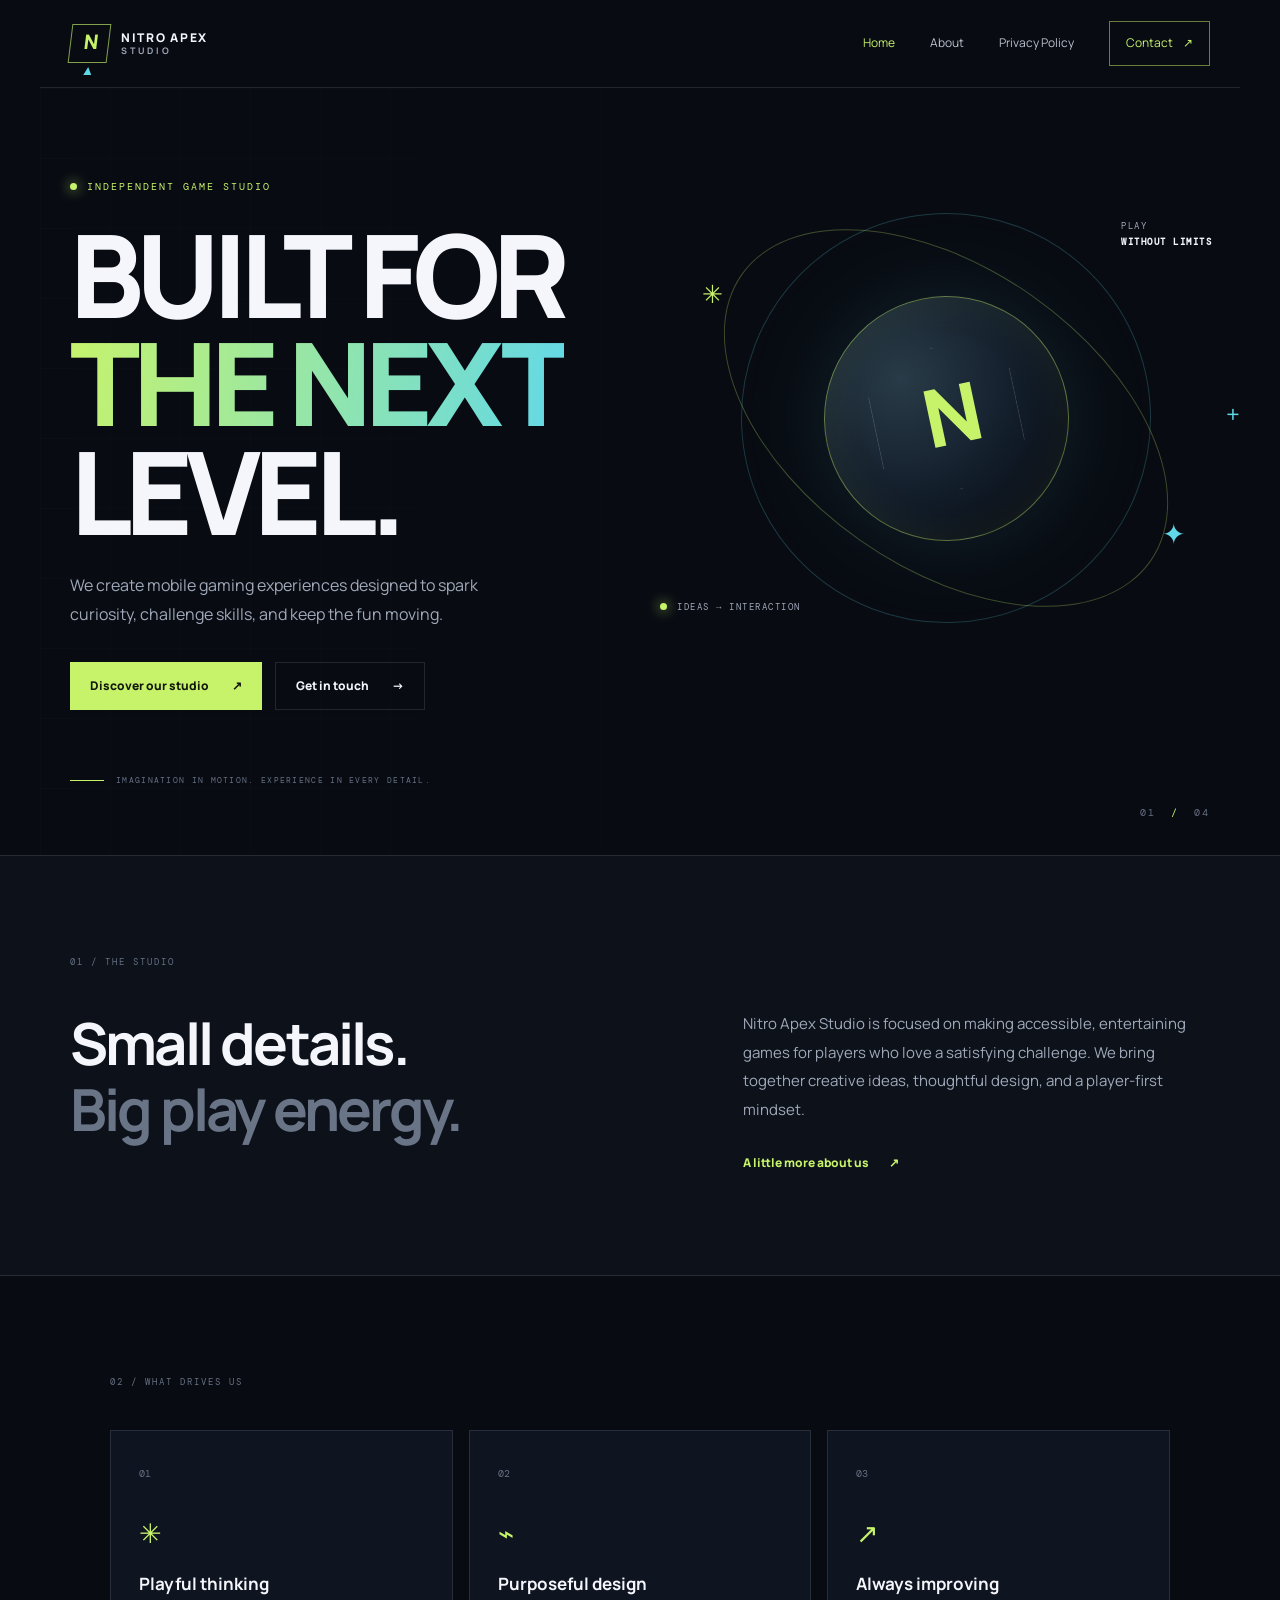
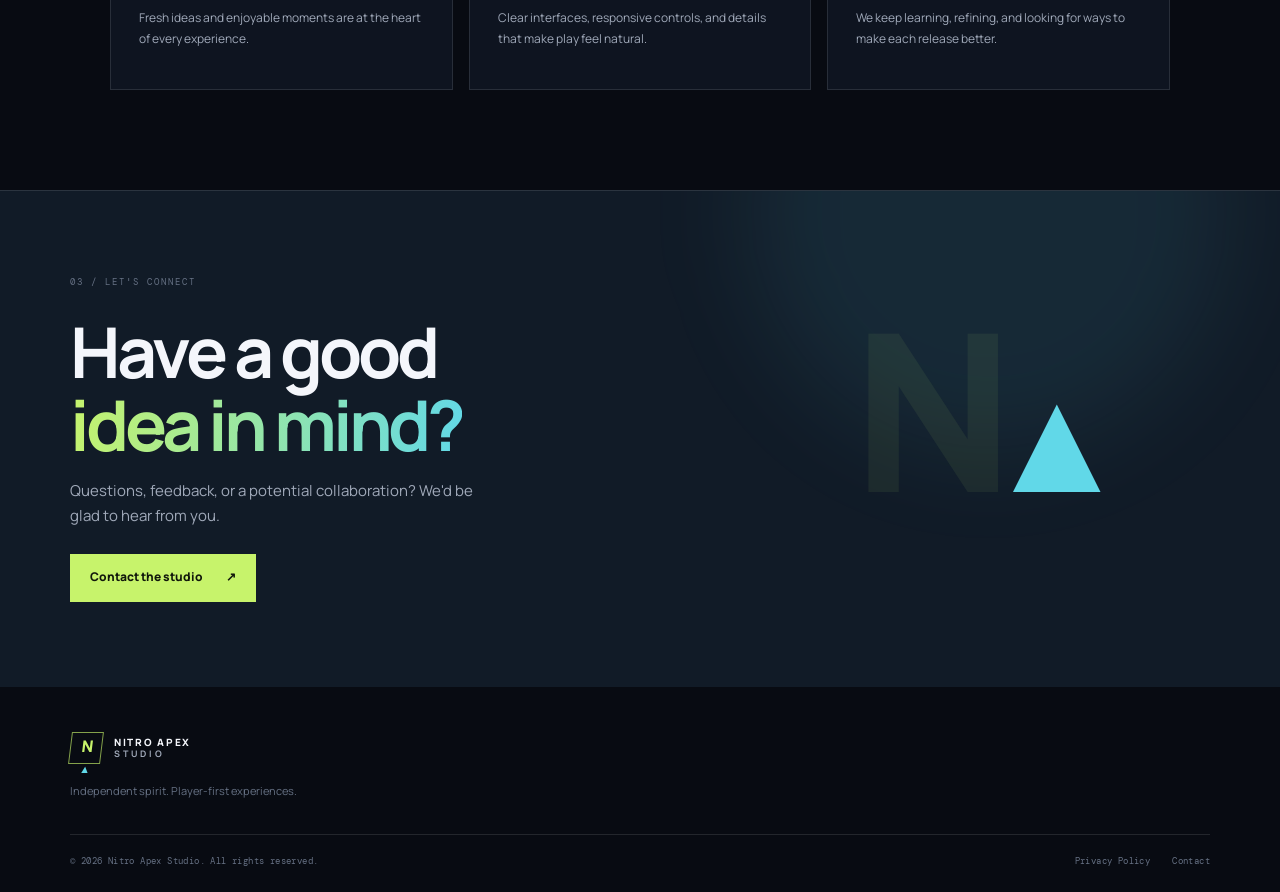
<file: index.html>
<!doctype html>
<html lang="en">
<head>
  <meta charset="utf-8">
  <meta name="viewport" content="width=device-width, initial-scale=1">
  <meta name="theme-color" content="#080b12">
  <meta name="description" content="Nitro Apex Studio creates bold, engaging mobile gaming experiences. Discover our studio and get in touch.">
  <title>Nitro Apex Studio | Play Beyond Limits</title>
  <link rel="canonical" href="https://nitroapexstudio.site/">
  <link rel="icon" href="/assets/favicon.svg" type="image/svg+xml">
  <link rel="stylesheet" href="/assets/style.css">
  <script defer src="/assets/script.js"></script>
</head>
<body>
  <div class="site-shell">
    <header class="site-header">
      <a class="brand" href="/" aria-label="Nitro Apex Studio home">
        <span class="brand-mark">N<span>▲</span></span>
        <span class="brand-name">NITRO APEX <b>STUDIO</b></span>
      </a>
      <button class="menu-toggle" aria-label="Open navigation" aria-expanded="false" aria-controls="site-nav">
        <span></span><span></span>
      </button>
      <nav class="site-nav" id="site-nav" aria-label="Main navigation">
        <a class="active" href="/">Home</a>
        <a href="/about/">About</a>
        <a href="/privacy-policy/">Privacy Policy</a>
        <a class="nav-contact" href="/contact/">Contact <span>↗</span></a>
      </nav>
    </header>

    <main>
      <section class="hero">
        <div class="hero-grid"></div>
        <div class="hero-content">
          <div class="eyebrow"><span class="pulse"></span> INDEPENDENT GAME STUDIO</div>
          <h1>BUILT FOR<br><span class="gradient-text">THE NEXT</span><br>LEVEL.</h1>
          <p class="hero-copy">We create mobile gaming experiences designed to spark curiosity, challenge skills, and keep the fun moving.</p>
          <div class="hero-actions">
            <a class="button button-primary" href="/about/">Discover our studio <span>↗</span></a>
            <a class="button button-quiet" href="/contact/">Get in touch <span>→</span></a>
          </div>
          <div class="hero-footnote"><span class="line"></span> IMAGINATION IN MOTION. EXPERIENCE IN EVERY DETAIL.</div>
        </div>
        <div class="hero-art" aria-hidden="true">
          <div class="orbit orbit-one"></div><div class="orbit orbit-two"></div>
          <div class="orb-core"><div class="core-inner">N<span>▲</span></div></div>
          <div class="art-tag tag-top">PLAY<br><b>WITHOUT LIMITS</b></div>
          <div class="art-tag tag-bottom"><span class="tag-dot"></span> IDEAS → INTERACTION</div>
          <div class="spark spark-one">✳</div><div class="spark spark-two">✦</div><div class="spark spark-three">+</div>
        </div>
        <div class="hero-index">01 <span>/</span> 04</div>
      </section>

      <section class="intro-section section-pad">
        <div class="section-kicker">01 / THE STUDIO</div>
        <div class="intro-layout">
          <h2>Small details.<br><span class="muted">Big play energy.</span></h2>
          <div class="intro-text">
            <p>Nitro Apex Studio is focused on making accessible, entertaining games for players who love a satisfying challenge. We bring together creative ideas, thoughtful design, and a player-first mindset.</p>
            <a class="text-link" href="/about/">A little more about us <span>↗</span></a>
          </div>
        </div>
      </section>

      <section class="values-section section-pad">
        <div class="section-kicker">02 / WHAT DRIVES US</div>
        <div class="value-grid">
          <article class="value-card"><span class="value-number">01</span><div class="value-icon">✳</div><h3>Playful thinking</h3><p>Fresh ideas and enjoyable moments are at the heart of every experience.</p></article>
          <article class="value-card"><span class="value-number">02</span><div class="value-icon">⌁</div><h3>Purposeful design</h3><p>Clear interfaces, responsive controls, and details that make play feel natural.</p></article>
          <article class="value-card"><span class="value-number">03</span><div class="value-icon">↗</div><h3>Always improving</h3><p>We keep learning, refining, and looking for ways to make each release better.</p></article>
        </div>
      </section>

      <section class="cta-section">
        <div class="cta-glow"></div>
        <div class="section-kicker">03 / LET'S CONNECT</div>
        <div class="cta-content"><h2>Have a good<br><span class="gradient-text">idea in mind?</span></h2><p>Questions, feedback, or a potential collaboration? We'd be glad to hear from you.</p><a class="button button-primary" href="/contact/">Contact the studio <span>↗</span></a></div>
        <div class="cta-symbol" aria-hidden="true">N<span>▲</span></div>
      </section>
    </main>

    <footer class="site-footer">
      <a class="brand footer-brand" href="/"><span class="brand-mark">N<span>▲</span></span><span class="brand-name">NITRO APEX <b>STUDIO</b></span></a>
      <p>Independent spirit. Player-first experiences.</p>
      <div class="footer-bottom"><span>© <span data-year>2026</span> Nitro Apex Studio. All rights reserved.</span><div><a href="/privacy-policy/">Privacy Policy</a><a href="/contact/">Contact</a></div></div>
    </footer>
  </div>
</body>
</html>
</file>
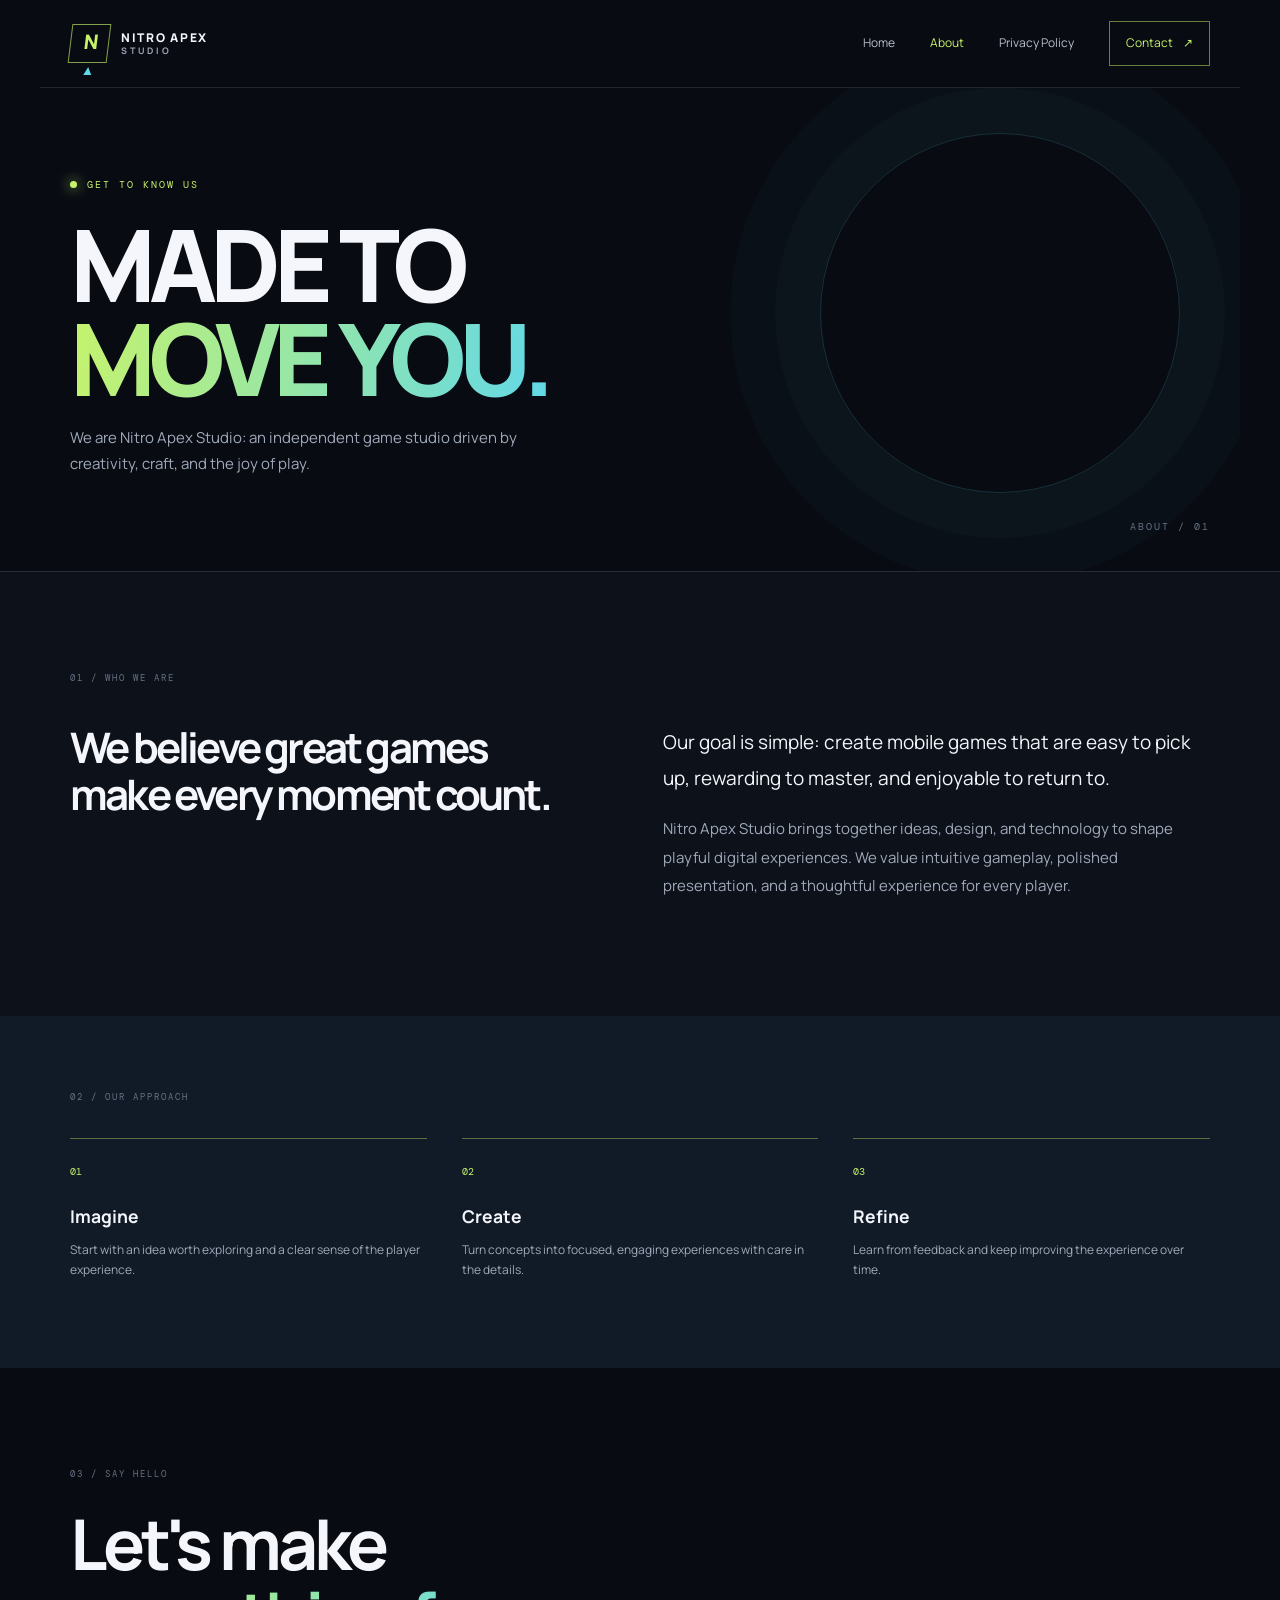
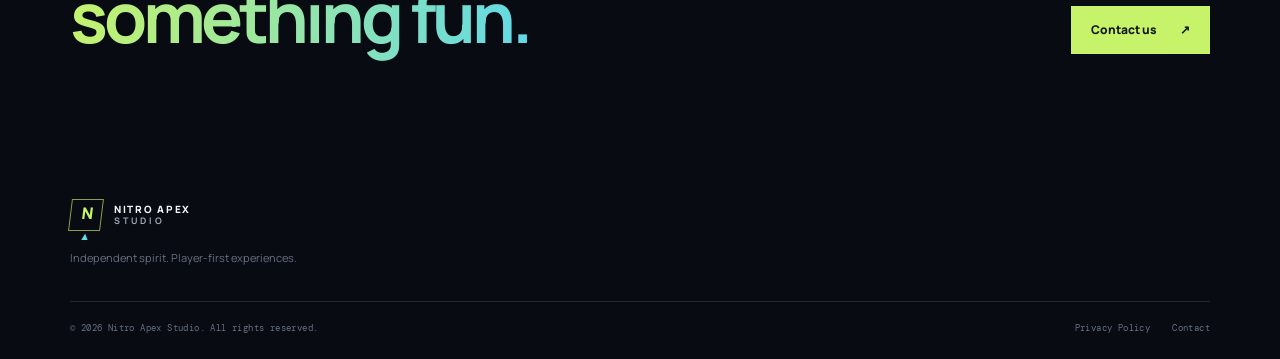
<file: about/index.html>
<!doctype html>
<html lang="en">
<head>
  <meta charset="utf-8"><meta name="viewport" content="width=device-width, initial-scale=1">
  <meta name="theme-color" content="#080b12">
  <meta name="description" content="Learn about Nitro Apex Studio, our creative approach, and our focus on mobile gaming.">
  <title>About Us | Nitro Apex Studio</title>
  <link rel="canonical" href="https://nitroapexstudio.site/about/">
  <link rel="icon" href="/assets/favicon.svg" type="image/svg+xml">
  <link rel="stylesheet" href="/assets/style.css"><script defer src="/assets/script.js"></script>
</head>
<body><div class="site-shell">
<header class="site-header"><a class="brand" href="/" aria-label="Nitro Apex Studio home"><span class="brand-mark">N<span>▲</span></span><span class="brand-name">NITRO APEX <b>STUDIO</b></span></a><button class="menu-toggle" aria-label="Open navigation" aria-expanded="false" aria-controls="site-nav"><span></span><span></span></button><nav class="site-nav" id="site-nav" aria-label="Main navigation"><a href="/">Home</a><a class="active" href="/about/">About</a><a href="/privacy-policy/">Privacy Policy</a><a class="nav-contact" href="/contact/">Contact <span>↗</span></a></nav></header>
<main>
  <section class="page-hero"><div class="page-hero-orb"></div><div class="eyebrow"><span class="pulse"></span> GET TO KNOW US</div><h1>MADE TO<br><span class="gradient-text">MOVE YOU.</span></h1><p>We are Nitro Apex Studio: an independent game studio driven by creativity, craft, and the joy of play.</p><div class="page-hero-index">ABOUT / 01</div></section>
  <section class="content-section section-pad"><div class="section-kicker">01 / WHO WE ARE</div><div class="content-columns"><h2>We believe great games make every moment count.</h2><div><p class="large-copy">Our goal is simple: create mobile games that are easy to pick up, rewarding to master, and enjoyable to return to.</p><p>Nitro Apex Studio brings together ideas, design, and technology to shape playful digital experiences. We value intuitive gameplay, polished presentation, and a thoughtful experience for every player.</p></div></div></section>
  <section class="about-band"><div class="section-kicker">02 / OUR APPROACH</div><div class="approach-grid"><article><span>01</span><h3>Imagine</h3><p>Start with an idea worth exploring and a clear sense of the player experience.</p></article><article><span>02</span><h3>Create</h3><p>Turn concepts into focused, engaging experiences with care in the details.</p></article><article><span>03</span><h3>Refine</h3><p>Learn from feedback and keep improving the experience over time.</p></article></div></section>
  <section class="closing-section section-pad"><div><div class="section-kicker">03 / SAY HELLO</div><h2>Let's make<br><span class="gradient-text">something fun.</span></h2></div><a class="button button-primary" href="/contact/">Contact us <span>↗</span></a></section>
</main>
<footer class="site-footer"><a class="brand footer-brand" href="/"><span class="brand-mark">N<span>▲</span></span><span class="brand-name">NITRO APEX <b>STUDIO</b></span></a><p>Independent spirit. Player-first experiences.</p><div class="footer-bottom"><span>© <span data-year>2026</span> Nitro Apex Studio. All rights reserved.</span><div><a href="/privacy-policy/">Privacy Policy</a><a href="/contact/">Contact</a></div></div></footer>
</div></body></html>
</file>
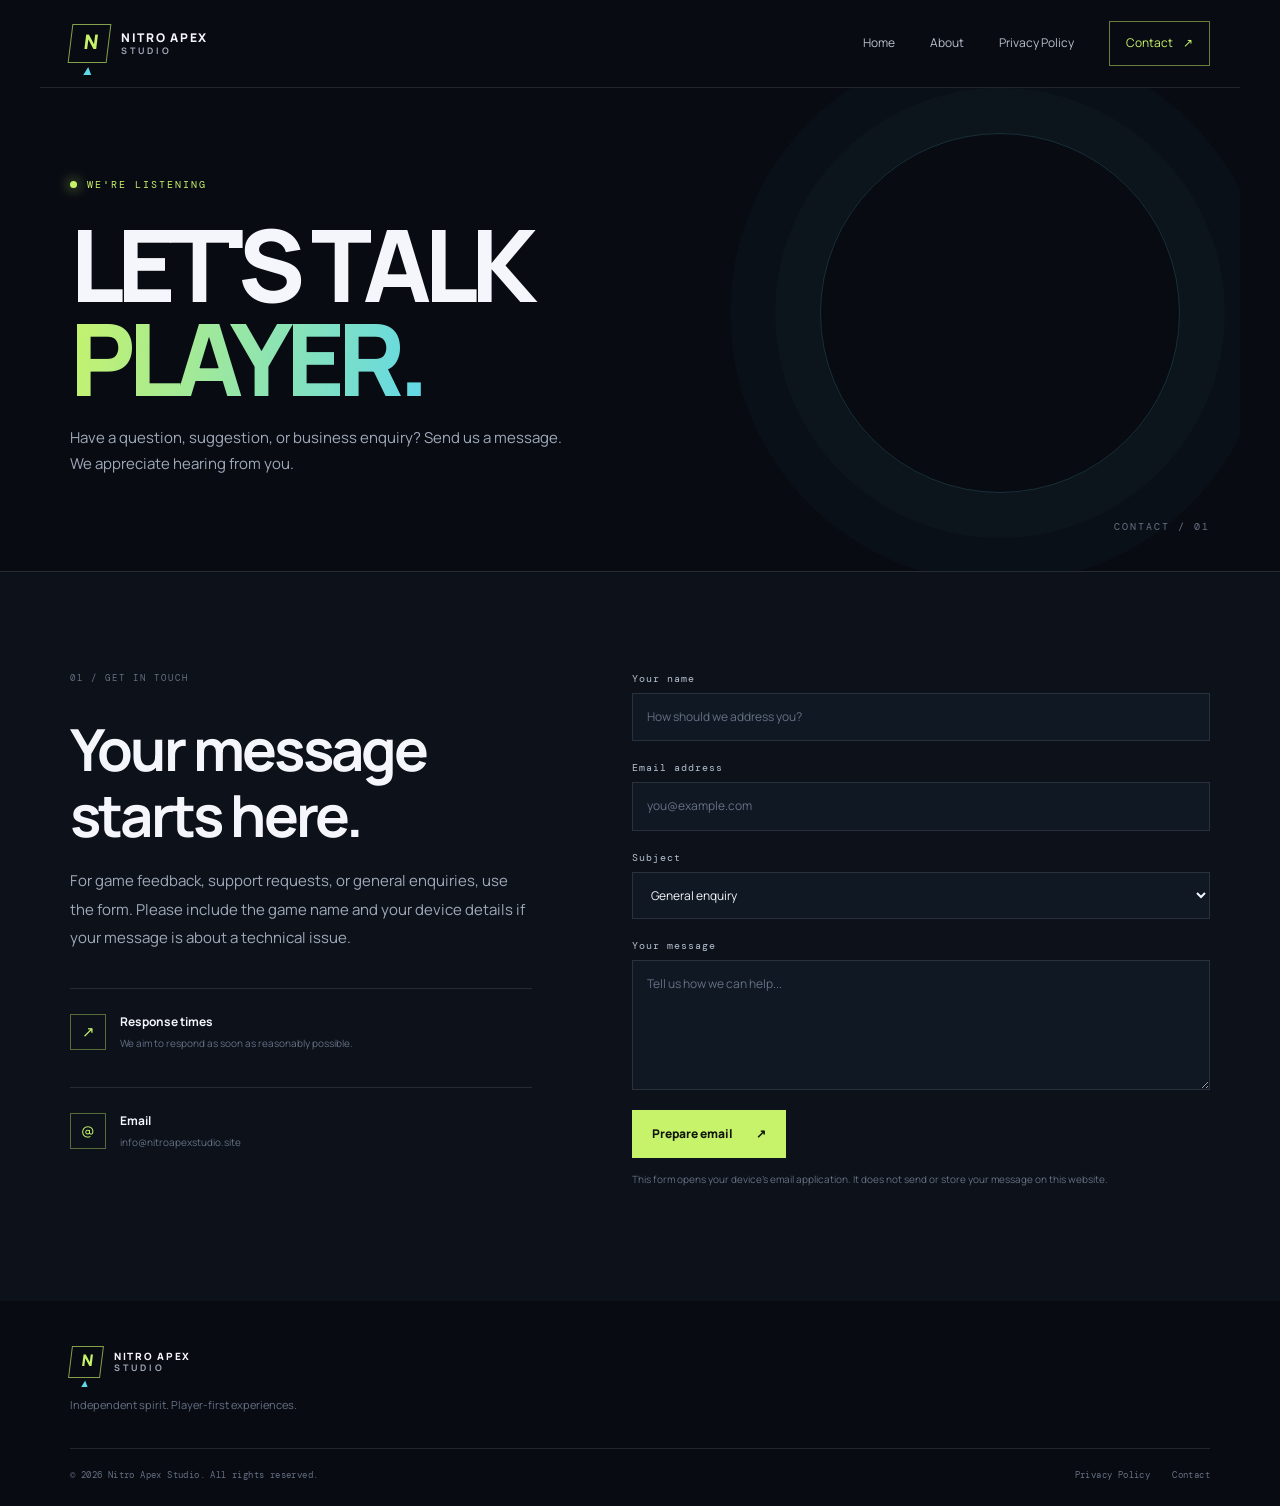
<file: contact/index.html>
<!doctype html>
<html lang="en">
<head>
  <meta charset="utf-8"><meta name="viewport" content="width=device-width, initial-scale=1">
  <meta name="theme-color" content="#080b12"><meta name="description" content="Contact Nitro Apex Studio for support, feedback, and business enquiries.">
  <title>Contact Us | Nitro Apex Studio</title><link rel="canonical" href="https://nitroapexstudio.site/contact/">
  <link rel="icon" href="/assets/favicon.svg" type="image/svg+xml"><link rel="stylesheet" href="/assets/style.css"><script defer src="/assets/script.js"></script>
</head>
<body><div class="site-shell">
<header class="site-header"><a class="brand" href="/" aria-label="Nitro Apex Studio home"><span class="brand-mark">N<span>▲</span></span><span class="brand-name">NITRO APEX <b>STUDIO</b></span></a><button class="menu-toggle" aria-label="Open navigation" aria-expanded="false" aria-controls="site-nav"><span></span><span></span></button><nav class="site-nav" id="site-nav" aria-label="Main navigation"><a href="/">Home</a><a href="/about/">About</a><a href="/privacy-policy/">Privacy Policy</a><a class="nav-contact active" href="/contact/">Contact <span>↗</span></a></nav></header>
<main>
  <section class="page-hero contact-hero"><div class="page-hero-orb"></div><div class="eyebrow"><span class="pulse"></span> WE'RE LISTENING</div><h1>LET'S TALK<br><span class="gradient-text">PLAYER.</span></h1><p>Have a question, suggestion, or business enquiry? Send us a message. We appreciate hearing from you.</p><div class="page-hero-index">CONTACT / 01</div></section>
  <section class="contact-layout section-pad"><div class="contact-aside"><div class="section-kicker">01 / GET IN TOUCH</div><h2>Your message<br>starts here.</h2><p>For game feedback, support requests, or general enquiries, use the form. Please include the game name and your device details if your message is about a technical issue.</p><div class="contact-note"><span class="note-icon">↗</span><div><b>Response times</b><small>We aim to respond as soon as reasonably possible.</small></div></div>
      <div class="contact-note"><span class="note-icon">@</span><div><b>Email</b><small><a href="mailto:info@nitroapexstudio.site">info@nitroapexstudio.site</a></small></div></div></div>
    <form class="contact-form" id="contact-form">
      <label for="name">Your name</label><input id="name" name="name" type="text" placeholder="How should we address you?" required>
      <label for="email">Email address</label><input id="email" name="email" type="email" placeholder="you@example.com" required>
      <label for="subject">Subject</label><select id="subject" name="subject"><option>General enquiry</option><option>Game support</option><option>Feedback or suggestion</option><option>Business enquiry</option></select>
      <label for="message">Your message</label><textarea id="message" name="message" rows="5" placeholder="Tell us how we can help..." required></textarea>
      <button class="button button-primary submit-button" type="submit">Prepare email <span>↗</span></button>
      <p class="form-hint">This form opens your device's email application. It does not send or store your message on this website.</p>
      <p class="form-status" id="form-status" role="status" aria-live="polite"></p>
    </form>
  </section>
</main>
<footer class="site-footer"><a class="brand footer-brand" href="/"><span class="brand-mark">N<span>▲</span></span><span class="brand-name">NITRO APEX <b>STUDIO</b></span></a><p>Independent spirit. Player-first experiences.</p><div class="footer-bottom"><span>© <span data-year>2026</span> Nitro Apex Studio. All rights reserved.</span><div><a href="/privacy-policy/">Privacy Policy</a><a href="/contact/">Contact</a></div></div></footer>
</div></body></html>
</file>
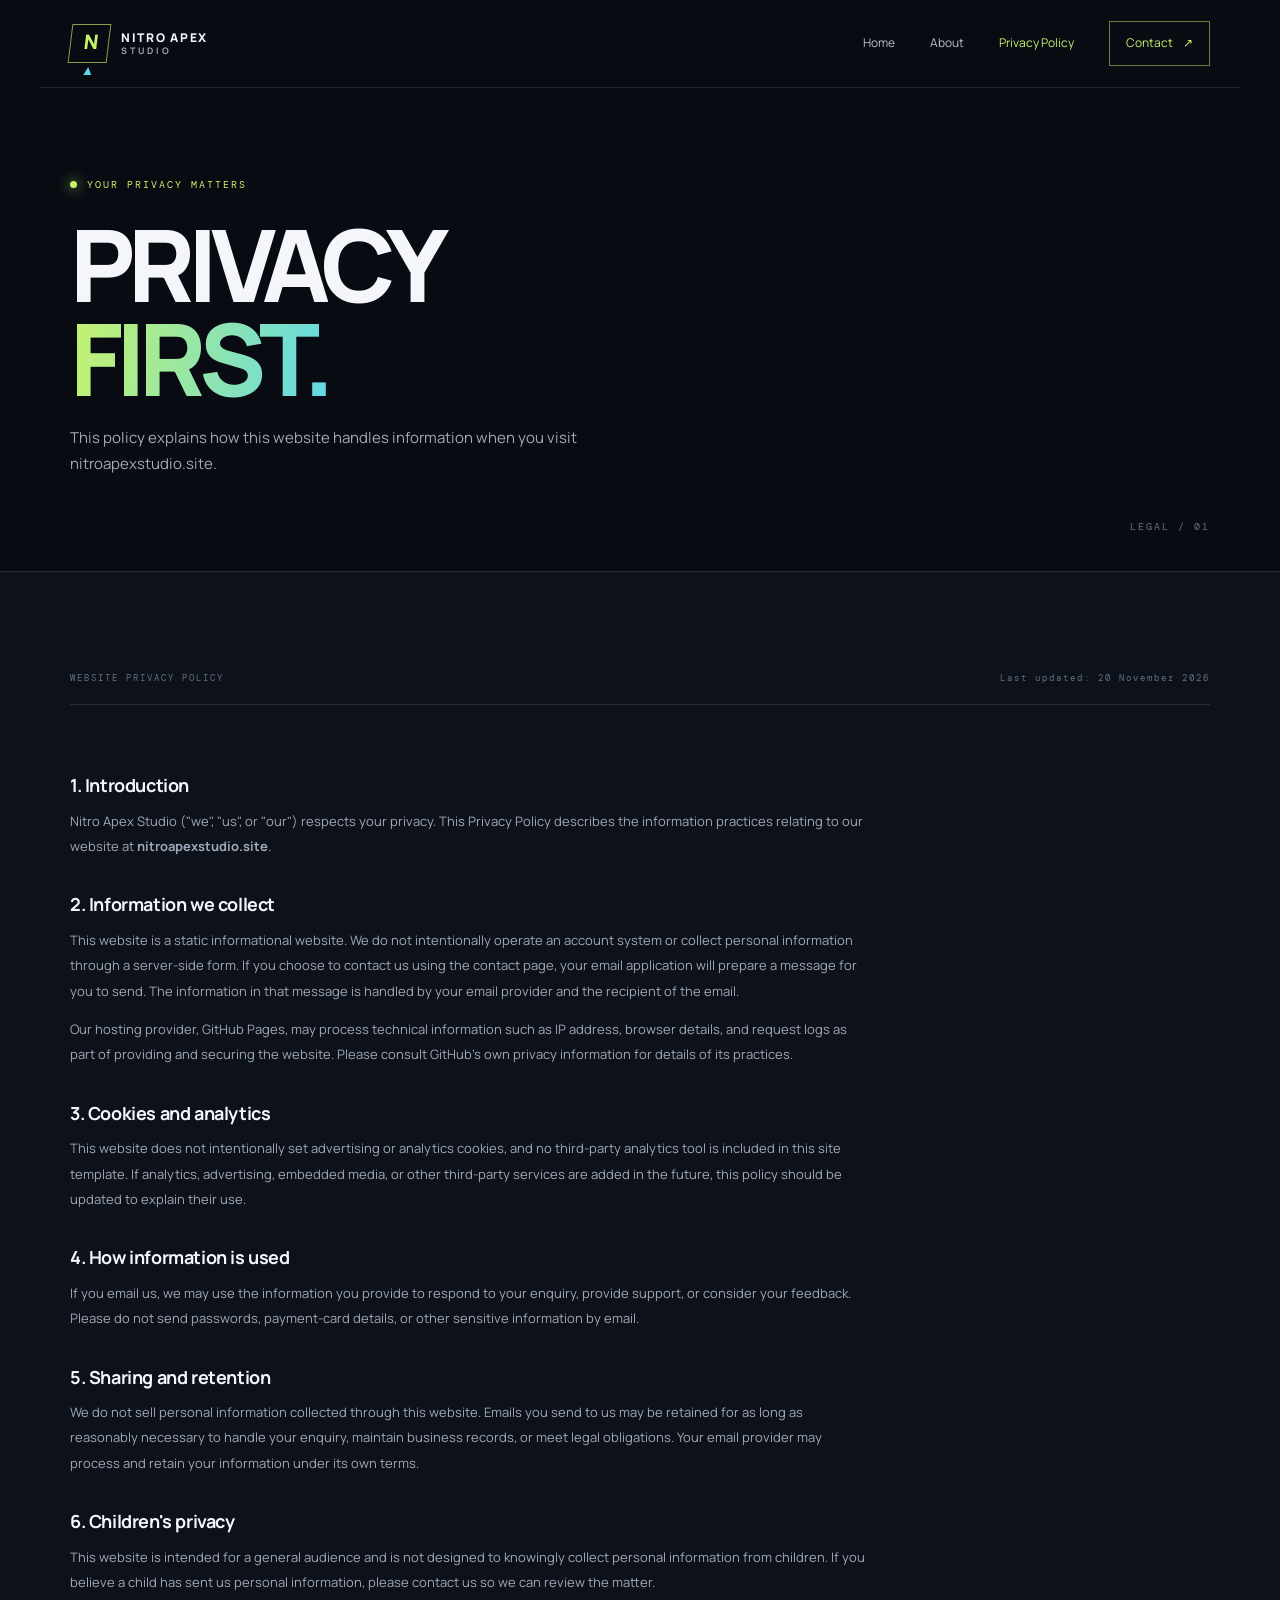
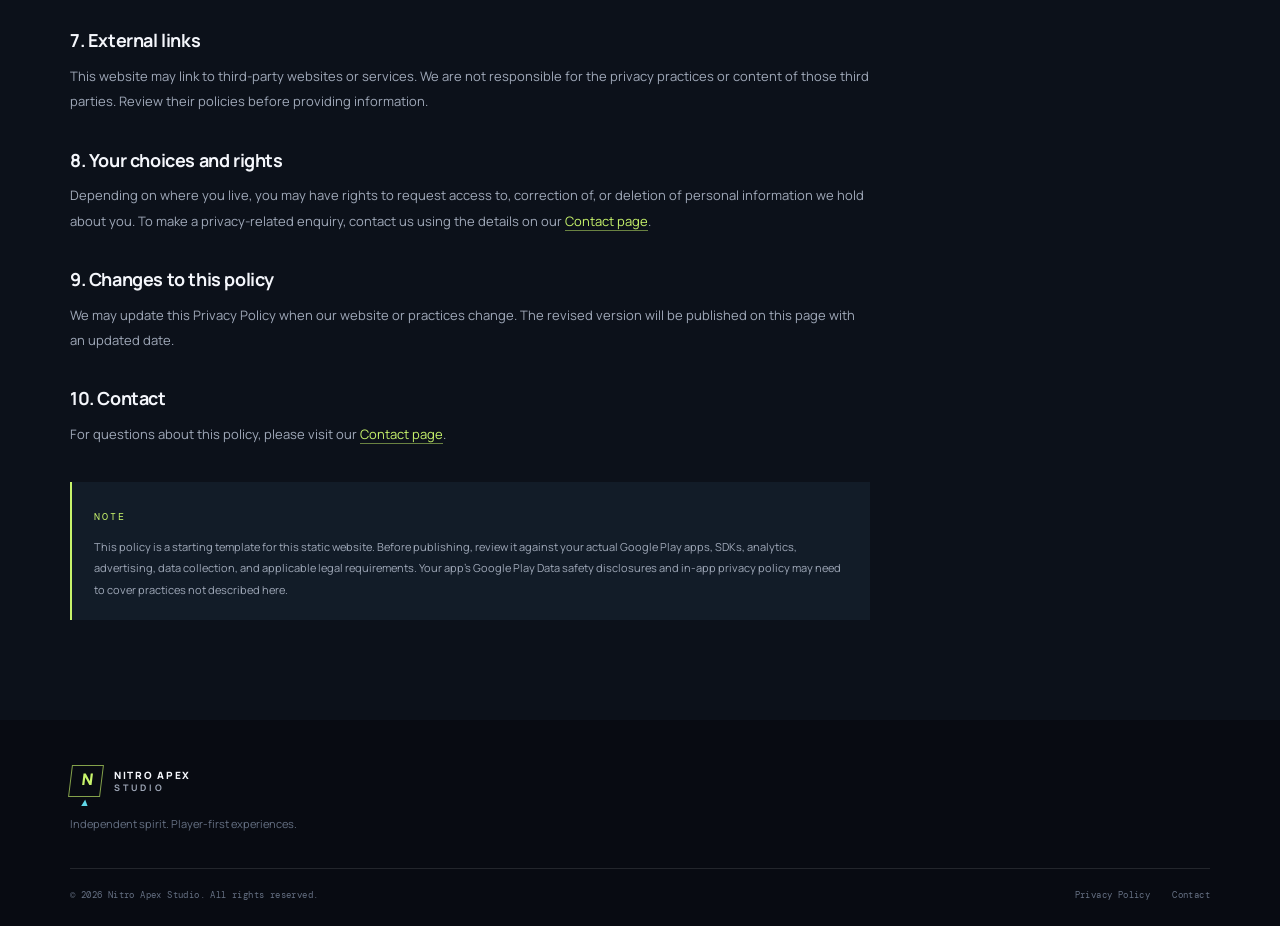
<file: privacy-policy/index.html>
<!doctype html>
<html lang="en">
<head>
  <meta charset="utf-8"><meta name="viewport" content="width=device-width, initial-scale=1">
  <meta name="theme-color" content="#080b12"><meta name="description" content="Read the Nitro Apex Studio website privacy policy.">
  <title>Privacy Policy | Nitro Apex Studio</title><link rel="canonical" href="https://nitroapexstudio.site/privacy-policy/">
  <link rel="icon" href="/assets/favicon.svg" type="image/svg+xml"><link rel="stylesheet" href="/assets/style.css"><script defer src="/assets/script.js"></script>
</head>
<body><div class="site-shell">
<header class="site-header"><a class="brand" href="/" aria-label="Nitro Apex Studio home"><span class="brand-mark">N<span>▲</span></span><span class="brand-name">NITRO APEX <b>STUDIO</b></span></a><button class="menu-toggle" aria-label="Open navigation" aria-expanded="false" aria-controls="site-nav"><span></span><span></span></button><nav class="site-nav" id="site-nav" aria-label="Main navigation"><a href="/">Home</a><a href="/about/">About</a><a class="active" href="/privacy-policy/">Privacy Policy</a><a class="nav-contact" href="/contact/">Contact <span>↗</span></a></nav></header>
<main>
  <section class="page-hero legal-hero"><div class="eyebrow"><span class="pulse"></span> YOUR PRIVACY MATTERS</div><h1>PRIVACY<br><span class="gradient-text">FIRST.</span></h1><p>This policy explains how this website handles information when you visit nitroapexstudio.site.</p><div class="page-hero-index">LEGAL / 01</div></section>
  <section class="legal-content section-pad"><div class="legal-meta"><span>WEBSITE PRIVACY POLICY</span><span>Last updated: 20 November 2026</span></div>
    <article class="legal-article">
      <h2>1. Introduction</h2><p>Nitro Apex Studio ("we", "us", or "our") respects your privacy. This Privacy Policy describes the information practices relating to our website at <strong>nitroapexstudio.site</strong>.</p>
      <h2>2. Information we collect</h2><p>This website is a static informational website. We do not intentionally operate an account system or collect personal information through a server-side form. If you choose to contact us using the contact page, your email application will prepare a message for you to send. The information in that message is handled by your email provider and the recipient of the email.</p><p>Our hosting provider, GitHub Pages, may process technical information such as IP address, browser details, and request logs as part of providing and securing the website. Please consult GitHub's own privacy information for details of its practices.</p>
      <h2>3. Cookies and analytics</h2><p>This website does not intentionally set advertising or analytics cookies, and no third-party analytics tool is included in this site template. If analytics, advertising, embedded media, or other third-party services are added in the future, this policy should be updated to explain their use.</p>
      <h2>4. How information is used</h2><p>If you email us, we may use the information you provide to respond to your enquiry, provide support, or consider your feedback. Please do not send passwords, payment-card details, or other sensitive information by email.</p>
      <h2>5. Sharing and retention</h2><p>We do not sell personal information collected through this website. Emails you send to us may be retained for as long as reasonably necessary to handle your enquiry, maintain business records, or meet legal obligations. Your email provider may process and retain your information under its own terms.</p>
      <h2>6. Children's privacy</h2><p>This website is intended for a general audience and is not designed to knowingly collect personal information from children. If you believe a child has sent us personal information, please contact us so we can review the matter.</p>
      <h2>7. External links</h2><p>This website may link to third-party websites or services. We are not responsible for the privacy practices or content of those third parties. Review their policies before providing information.</p>
      <h2>8. Your choices and rights</h2><p>Depending on where you live, you may have rights to request access to, correction of, or deletion of personal information we hold about you. To make a privacy-related enquiry, contact us using the details on our <a href="/contact/">Contact page</a>.</p>
      <h2>9. Changes to this policy</h2><p>We may update this Privacy Policy when our website or practices change. The revised version will be published on this page with an updated date.</p>
      <h2>10. Contact</h2><p>For questions about this policy, please visit our <a href="/contact/">Contact page</a>.</p>
      <div class="policy-callout"><span>NOTE</span><p>This policy is a starting template for this static website. Before publishing, review it against your actual Google Play apps, SDKs, analytics, advertising, data collection, and applicable legal requirements. Your app's Google Play Data safety disclosures and in-app privacy policy may need to cover practices not described here.</p></div>
    </article>
  </section>
</main>
<footer class="site-footer"><a class="brand footer-brand" href="/"><span class="brand-mark">N<span>▲</span></span><span class="brand-name">NITRO APEX <b>STUDIO</b></span></a><p>Independent spirit. Player-first experiences.</p><div class="footer-bottom"><span>© <span data-year>2026</span> Nitro Apex Studio. All rights reserved.</span><div><a href="/privacy-policy/">Privacy Policy</a><a href="/contact/">Contact</a></div></div></footer>
</div></body></html>
</file>
<file: assets/style.css>
@import url('https://fonts.googleapis.com/css2?family=DM+Mono:wght@400;500&family=Manrope:wght@400;500;600;700;800&display=swap');
:root{--bg:#080b12;--panel:#0e1420;--panel2:#111a29;--text:#f4f6fb;--muted:#a0a9b9;--dim:#667184;--lime:#c7f36b;--cyan:#61d8e8;--line:rgba(255,255,255,.11);--max:1200px}
*{box-sizing:border-box}html{scroll-behavior:smooth;scroll-padding-top:90px}body{margin:0;background:var(--bg);color:var(--text);font-family:Manrope,Arial,sans-serif;font-size:15px;line-height:1.7;-webkit-font-smoothing:antialiased}a{color:inherit;text-decoration:none}button,input,textarea,select{font:inherit}.site-shell{overflow:hidden}.site-header{height:88px;max-width:var(--max);margin:auto;padding:0 30px;display:flex;align-items:center;justify-content:space-between;position:relative;z-index:10;border-bottom:1px solid var(--line)}.brand{display:inline-flex;align-items:center;gap:12px}.brand-mark{width:39px;height:39px;display:grid;place-items:center;border:1px solid rgba(199,243,107,.65);color:var(--lime);font-weight:800;font-size:20px;letter-spacing:-3px;transform:skew(-7deg)}.brand-mark span,.core-inner span,.cta-symbol span{color:var(--cyan);font-size:.68em}.brand-name{font-size:12px;font-weight:800;letter-spacing:1.7px;line-height:1.25}.brand-name b{display:block;color:var(--muted);font-size:9px;letter-spacing:3px}.site-nav{display:flex;align-items:center;gap:35px}.site-nav a{font-size:12px;color:#b9c1cf;transition:color .2s}.site-nav a:hover,.site-nav a.active{color:var(--lime)}.site-nav .nav-contact{padding:11px 16px;border:1px solid rgba(199,243,107,.5);color:var(--lime)}.nav-contact span{margin-left:8px}.menu-toggle{display:none;background:none;border:0;padding:8px}.menu-toggle span{display:block;width:23px;height:2px;background:var(--text);margin:6px}
.hero{max-width:var(--max);min-height:660px;margin:auto;padding:92px 30px 70px;position:relative;display:flex;align-items:center}.hero-grid{position:absolute;inset:0;opacity:.22;background-image:linear-gradient(rgba(255,255,255,.06) 1px,transparent 1px),linear-gradient(90deg,rgba(255,255,255,.06) 1px,transparent 1px);background-size:70px 70px;mask-image:linear-gradient(90deg,#000,transparent 85%)}.hero-content{position:relative;z-index:2;width:55%}.eyebrow,.section-kicker,.hero-footnote,.hero-index,.page-hero-index,.legal-meta,.policy-callout>span{font:10px 'DM Mono',monospace;letter-spacing:2px;color:var(--lime)}.eyebrow{display:flex;align-items:center;gap:10px}.pulse,.tag-dot{width:7px;height:7px;border-radius:50%;background:var(--lime);box-shadow:0 0 13px var(--lime)}h1,h2,h3,p{margin-top:0}.hero h1,.page-hero h1{font-size:clamp(64px,9vw,116px);line-height:.94;letter-spacing:-7px;font-weight:800;margin:27px 0 26px}.gradient-text{background:linear-gradient(100deg,var(--lime),var(--cyan));-webkit-background-clip:text;background-clip:text;color:transparent}.hero-copy{max-width:440px;color:var(--muted);font-size:16px;line-height:1.85}.hero-actions{display:flex;gap:13px;align-items:center;margin-top:32px}.button{min-height:48px;padding:0 20px;display:inline-flex;align-items:center;justify-content:center;gap:23px;font-size:12px;font-weight:800;transition:transform .2s,background .2s}.button:hover{transform:translateY(-3px)}.button-primary{background:var(--lime);color:#11170b}.button-primary:hover{background:#d7ff86}.button-quiet{border:1px solid var(--line);color:var(--text)}.button-quiet:hover{border-color:var(--lime)}.hero-footnote{display:flex;align-items:center;gap:12px;color:var(--dim);font-size:8px;margin-top:65px;letter-spacing:1.3px}.hero-footnote .line{width:34px;height:1px;background:var(--lime)}.hero-art{position:absolute;width:49%;height:490px;right:0;top:85px;display:grid;place-items:center}.orbit{position:absolute;border:1px solid rgba(97,216,232,.22);border-radius:50%;transform:rotate(-24deg)}.orbit-one{width:410px;height:410px}.orbit-two{width:500px;height:300px;border-color:rgba(199,243,107,.28);transform:rotate(35deg)}.orb-core{width:245px;height:245px;border-radius:50%;display:grid;place-items:center;background:radial-gradient(circle at 35% 30%,#293b48,#111b28 55%,#0b101a 75%);box-shadow:0 0 90px rgba(97,216,232,.12),inset 0 0 45px rgba(199,243,107,.08);border:1px solid rgba(199,243,107,.42);transform:rotate(-12deg)}.core-inner{width:145px;height:145px;border:1px solid rgba(255,255,255,.16);display:grid;place-items:center;font-size:80px;font-weight:800;letter-spacing:-12px;color:var(--lime);clip-path:polygon(50% 0,100% 25%,100% 75%,50% 100%,0 75%,0 25%)}.art-tag{position:absolute;font:9px 'DM Mono',monospace;letter-spacing:1.5px;color:var(--muted);line-height:1.8}.art-tag b{color:var(--text)}.tag-top{top:45px;right:28px}.tag-bottom{bottom:48px;left:8px;display:flex;align-items:center;gap:10px}.spark{position:absolute;color:var(--lime)}.spark-one{top:100px;left:50px;font-size:25px}.spark-two{right:55px;bottom:105px;font-size:28px;color:var(--cyan)}.spark-three{top:45%;right:0;color:var(--cyan);font-size:24px}.hero-index{position:absolute;bottom:36px;right:30px;color:var(--dim)}.hero-index span{color:var(--lime);padding:0 7px}
.section-pad{padding:100px max(30px,calc((100% - 1140px)/2))}.intro-section{background:#0c111a;border-top:1px solid var(--line);border-bottom:1px solid var(--line)}.section-kicker{color:var(--dim);font-size:9px}.intro-layout{display:grid;grid-template-columns:1fr .8fr;gap:90px;margin-top:42px}.intro-layout h2,.content-columns h2,.contact-aside h2{font-size:clamp(35px,5vw,58px);letter-spacing:-2.8px;line-height:1.13;margin:0}.muted{color:#697487}.intro-text p,.content-columns p,.contact-aside p{color:var(--muted);line-height:1.9}.text-link{display:inline-flex;gap:20px;color:var(--lime);font-size:12px;font-weight:800;margin-top:14px}.values-section{max-width:1200px;margin:auto}.value-grid{display:grid;grid-template-columns:repeat(3,1fr);gap:16px;margin-top:42px}.value-card{position:relative;min-height:260px;padding:28px;background:var(--panel);border:1px solid var(--line);transition:border-color .2s,transform .2s}.value-card:hover{border-color:rgba(199,243,107,.5);transform:translateY(-4px)}.value-number{font:10px 'DM Mono',monospace;color:var(--dim)}.value-icon{font-size:27px;color:var(--lime);margin:26px 0 14px}.value-card h3{font-size:17px;margin-bottom:8px}.value-card p{font-size:12px;color:var(--muted);line-height:1.8;margin:0}.cta-section{position:relative;background:#111b27;padding:85px max(30px,calc((100% - 1140px)/2));overflow:hidden;border-top:1px solid var(--line)}.cta-glow{position:absolute;width:480px;height:480px;right:4%;top:-220px;border-radius:50%;background:rgba(97,216,232,.08);filter:blur(50px)}.cta-content{position:relative;z-index:1;max-width:600px}.cta-content h2,.closing-section h2{font-size:clamp(43px,6vw,70px);line-height:1.05;letter-spacing:-4px;margin:27px 0 16px}.cta-content p{max-width:430px;color:var(--muted);margin-bottom:25px}.cta-symbol{position:absolute;right:14%;top:30px;font-size:220px;font-weight:800;letter-spacing:-30px;color:rgba(199,243,107,.07)}.site-footer{max-width:var(--max);margin:auto;padding:45px 30px 25px}.footer-brand .brand-mark{width:32px;height:32px;font-size:16px}.footer-brand .brand-name{font-size:10px}.site-footer>p{color:var(--dim);font-size:11px;margin:18px 0 34px}.footer-bottom{border-top:1px solid var(--line);padding-top:20px;display:flex;justify-content:space-between;gap:20px;color:var(--dim);font:9px 'DM Mono',monospace;letter-spacing:.4px}.footer-bottom div{display:flex;gap:22px}.footer-bottom a:hover{color:var(--lime)}
.page-hero{max-width:var(--max);min-height:460px;margin:auto;padding:90px 30px 80px;position:relative;overflow:hidden}.page-hero h1{font-size:clamp(62px,8vw,100px);margin:26px 0 20px}.page-hero>p{max-width:510px;color:var(--muted);font-size:15px}.page-hero-index{position:absolute;right:30px;bottom:38px;color:var(--dim)}.page-hero-orb{position:absolute;width:360px;height:360px;border:1px solid rgba(97,216,232,.18);border-radius:50%;right:5%;top:45px;box-shadow:0 0 0 45px rgba(97,216,232,.025),0 0 0 90px rgba(97,216,232,.02)}.content-section{background:#0c111a;border-top:1px solid var(--line)}.content-columns{display:grid;grid-template-columns:.9fr 1fr;gap:100px;margin-top:40px}.content-columns h2{font-size:42px}.large-copy{font-size:19px;color:var(--text)!important}.about-band{padding:75px max(30px,calc((100% - 1140px)/2));background:#111b27}.approach-grid{display:grid;grid-template-columns:repeat(3,1fr);gap:35px;margin-top:35px}.approach-grid article{border-top:1px solid rgba(199,243,107,.4);padding-top:18px}.approach-grid article>span{font:10px 'DM Mono',monospace;color:var(--lime)}.approach-grid h3{margin:20px 0 8px}.approach-grid p{font-size:12px;color:var(--muted)}.closing-section{display:flex;justify-content:space-between;align-items:end}.closing-section h2{margin-bottom:0}
.contact-layout{display:grid;grid-template-columns:.8fr 1fr;gap:100px;background:#0c111a;border-top:1px solid var(--line)}.contact-aside h2{margin:32px 0 20px}.contact-note{display:flex;gap:14px;align-items:center;margin-top:35px;padding-top:23px;border-top:1px solid var(--line)}.note-icon{width:36px;height:36px;display:grid;place-items:center;color:var(--lime);border:1px solid rgba(199,243,107,.4)}.contact-note b,.contact-note small{display:block}.contact-note b{font-size:12px}.contact-note small{font-size:10px;color:var(--dim);margin-top:3px}.contact-form{display:flex;flex-direction:column}.contact-form label{font:10px 'DM Mono',monospace;letter-spacing:1px;color:#b6c0cf;margin:0 0 8px}.contact-form input,.contact-form textarea,.contact-form select{width:100%;margin-bottom:20px;padding:13px 14px;color:var(--text);background:#101824;border:1px solid var(--line);outline:none;border-radius:0;font-size:12px}.contact-form input:focus,.contact-form textarea:focus,.contact-form select:focus{border-color:var(--lime)}.contact-form input::placeholder,.contact-form textarea::placeholder{color:#657184}.contact-form select option{background:#101824}.contact-form textarea{resize:vertical}.submit-button{border:0;cursor:pointer;align-self:flex-start}.form-hint,.form-status{font-size:10px;color:var(--dim);margin:13px 0 0}.form-status{color:var(--lime)}
.legal-hero{min-height:390px}.legal-content{background:#0c111a;border-top:1px solid var(--line)}.legal-meta{display:flex;justify-content:space-between;gap:15px;padding-bottom:20px;border-bottom:1px solid var(--line);color:var(--dim);font-size:9px}.legal-article{max-width:800px;padding-top:35px}.legal-article h2{font-size:18px;letter-spacing:-.4px;margin:30px 0 8px}.legal-article p{font-size:13px;color:var(--muted);line-height:1.95}.legal-article a{color:var(--lime);text-decoration:underline;text-decoration-color:rgba(199,243,107,.5);text-underline-offset:4px}.policy-callout{margin-top:35px;padding:20px 22px;background:#121c28;border-left:2px solid var(--lime)}.policy-callout p{margin:8px 0 0;font-size:11px}
@media(max-width:800px){.site-header{height:75px;padding:0 22px}.menu-toggle{display:block;z-index:12}.site-nav{display:none;position:absolute;top:74px;left:0;right:0;padding:20px 22px 25px;background:#0c111a;border-bottom:1px solid var(--line);flex-direction:column;align-items:stretch;gap:0}.site-nav.open{display:flex}.site-nav a{padding:13px 0}.site-nav .nav-contact{padding:12px;margin-top:8px;text-align:center}.hero{min-height:850px;padding:65px 24px 60px;align-items:flex-start}.hero-content{width:100%}.hero h1{font-size:clamp(65px,15vw,100px);letter-spacing:-5px}.hero-art{width:100%;height:360px;top:auto;bottom:40px;right:0;transform:scale(.78)}.hero-footnote{margin-top:36px;font-size:7px}.hero-index{bottom:15px;right:24px}.section-pad{padding:70px 24px}.intro-layout,.content-columns,.contact-layout{grid-template-columns:1fr;gap:28px}.value-grid,.approach-grid{grid-template-columns:1fr}.value-card{min-height:220px}.cta-section{padding:70px 24px}.cta-symbol{right:0;top:100px;font-size:150px}.page-hero{padding:70px 24px;min-height:420px}.page-hero h1{letter-spacing:-5px}.page-hero-orb{right:-180px;top:70px}.page-hero-index{right:24px}.content-columns h2{font-size:35px}.about-band{padding:65px 24px}.closing-section{align-items:flex-start;flex-direction:column;gap:28px}.contact-layout{gap:45px}.legal-meta{flex-direction:column}.footer-bottom{flex-direction:column}.footer-bottom div{gap:18px}.site-footer{padding:38px 24px 22px}}
@media(prefers-reduced-motion:reduce){html{scroll-behavior:auto}*,*::before,*::after{transition:none!important;animation:none!important}}
</file>
